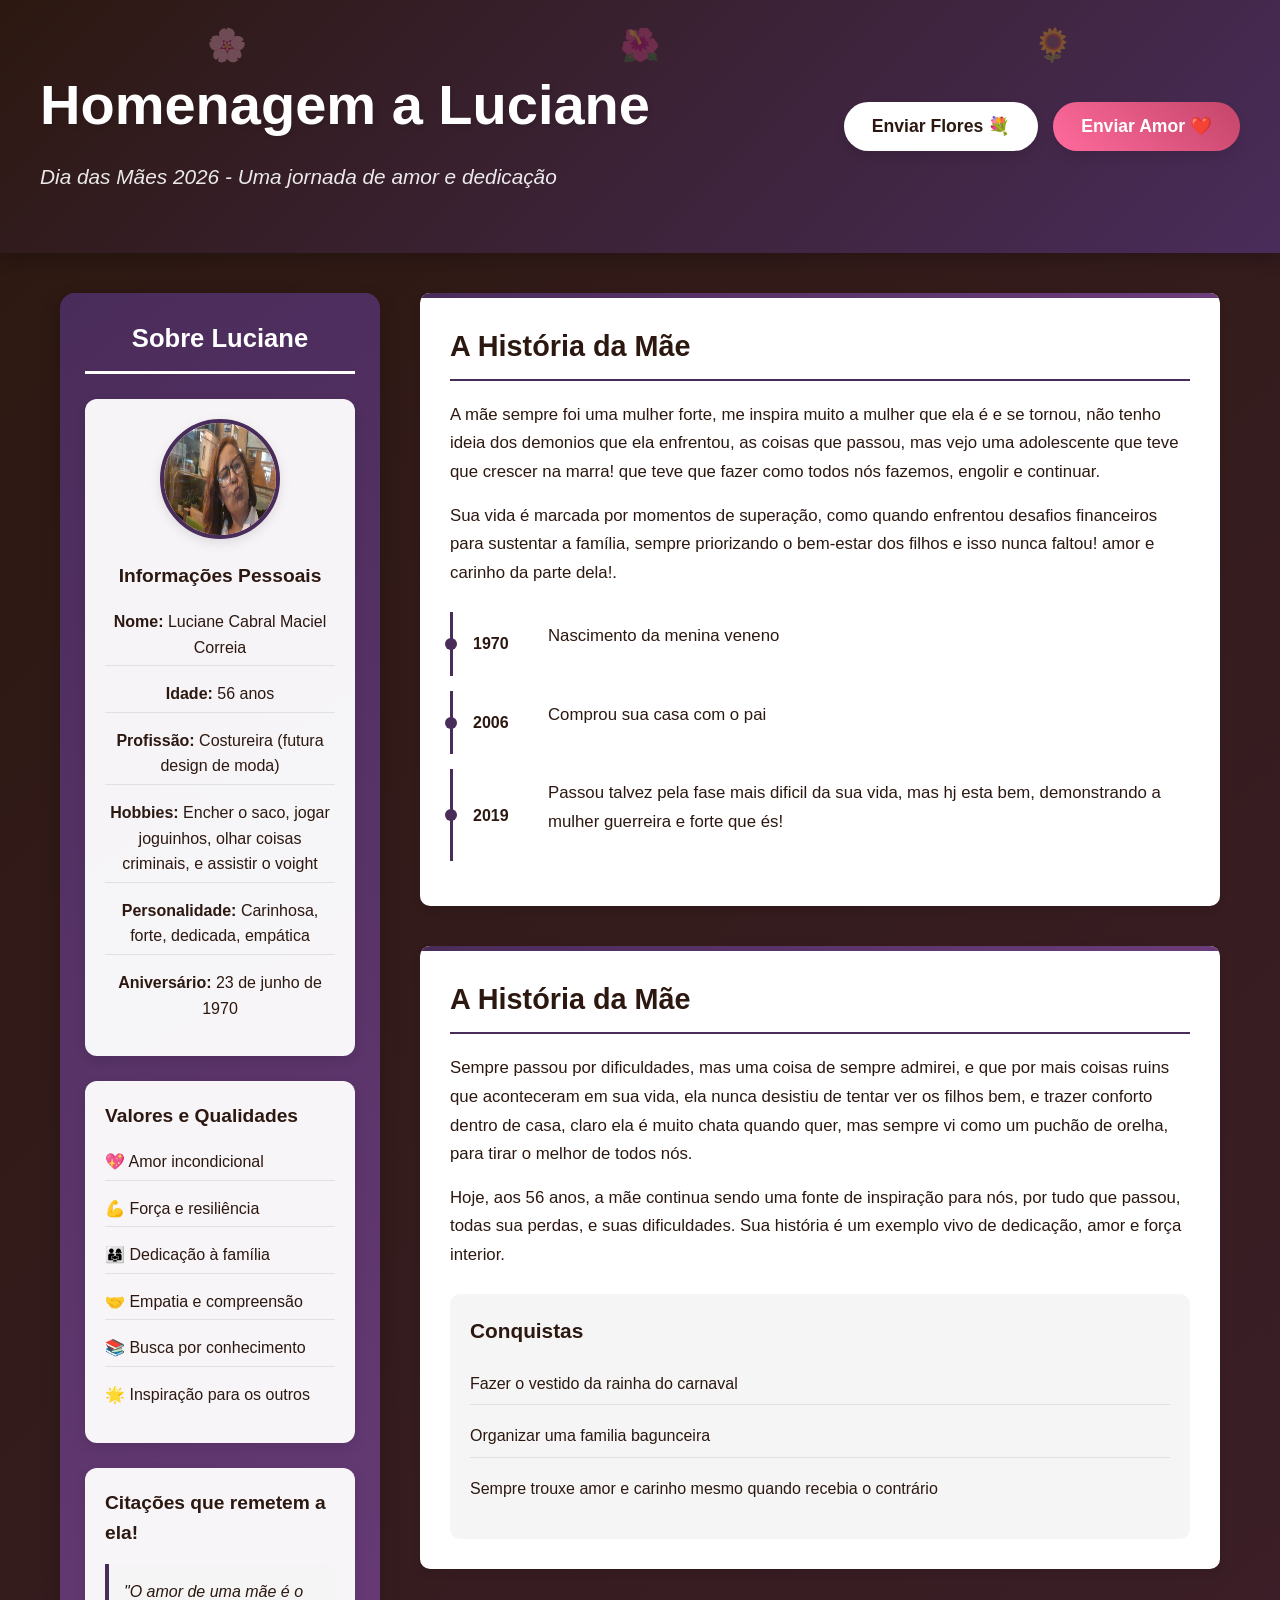
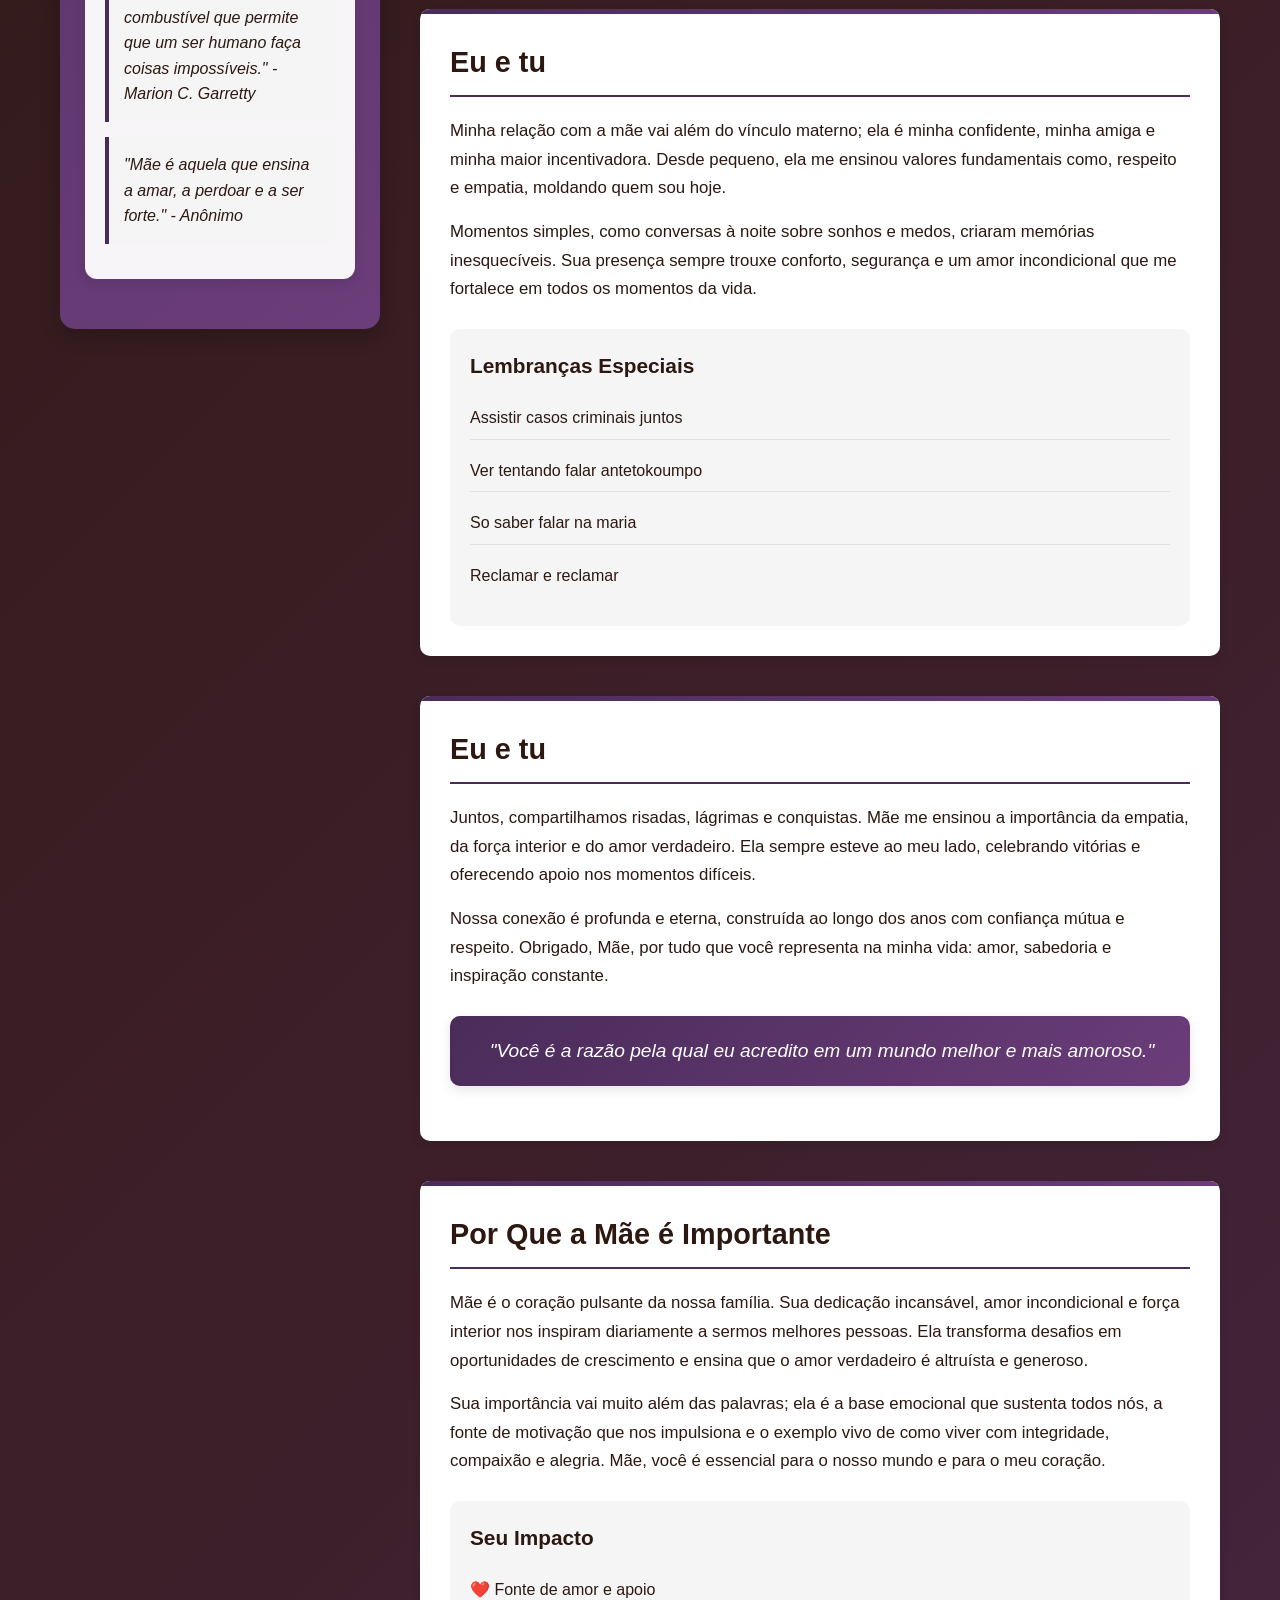
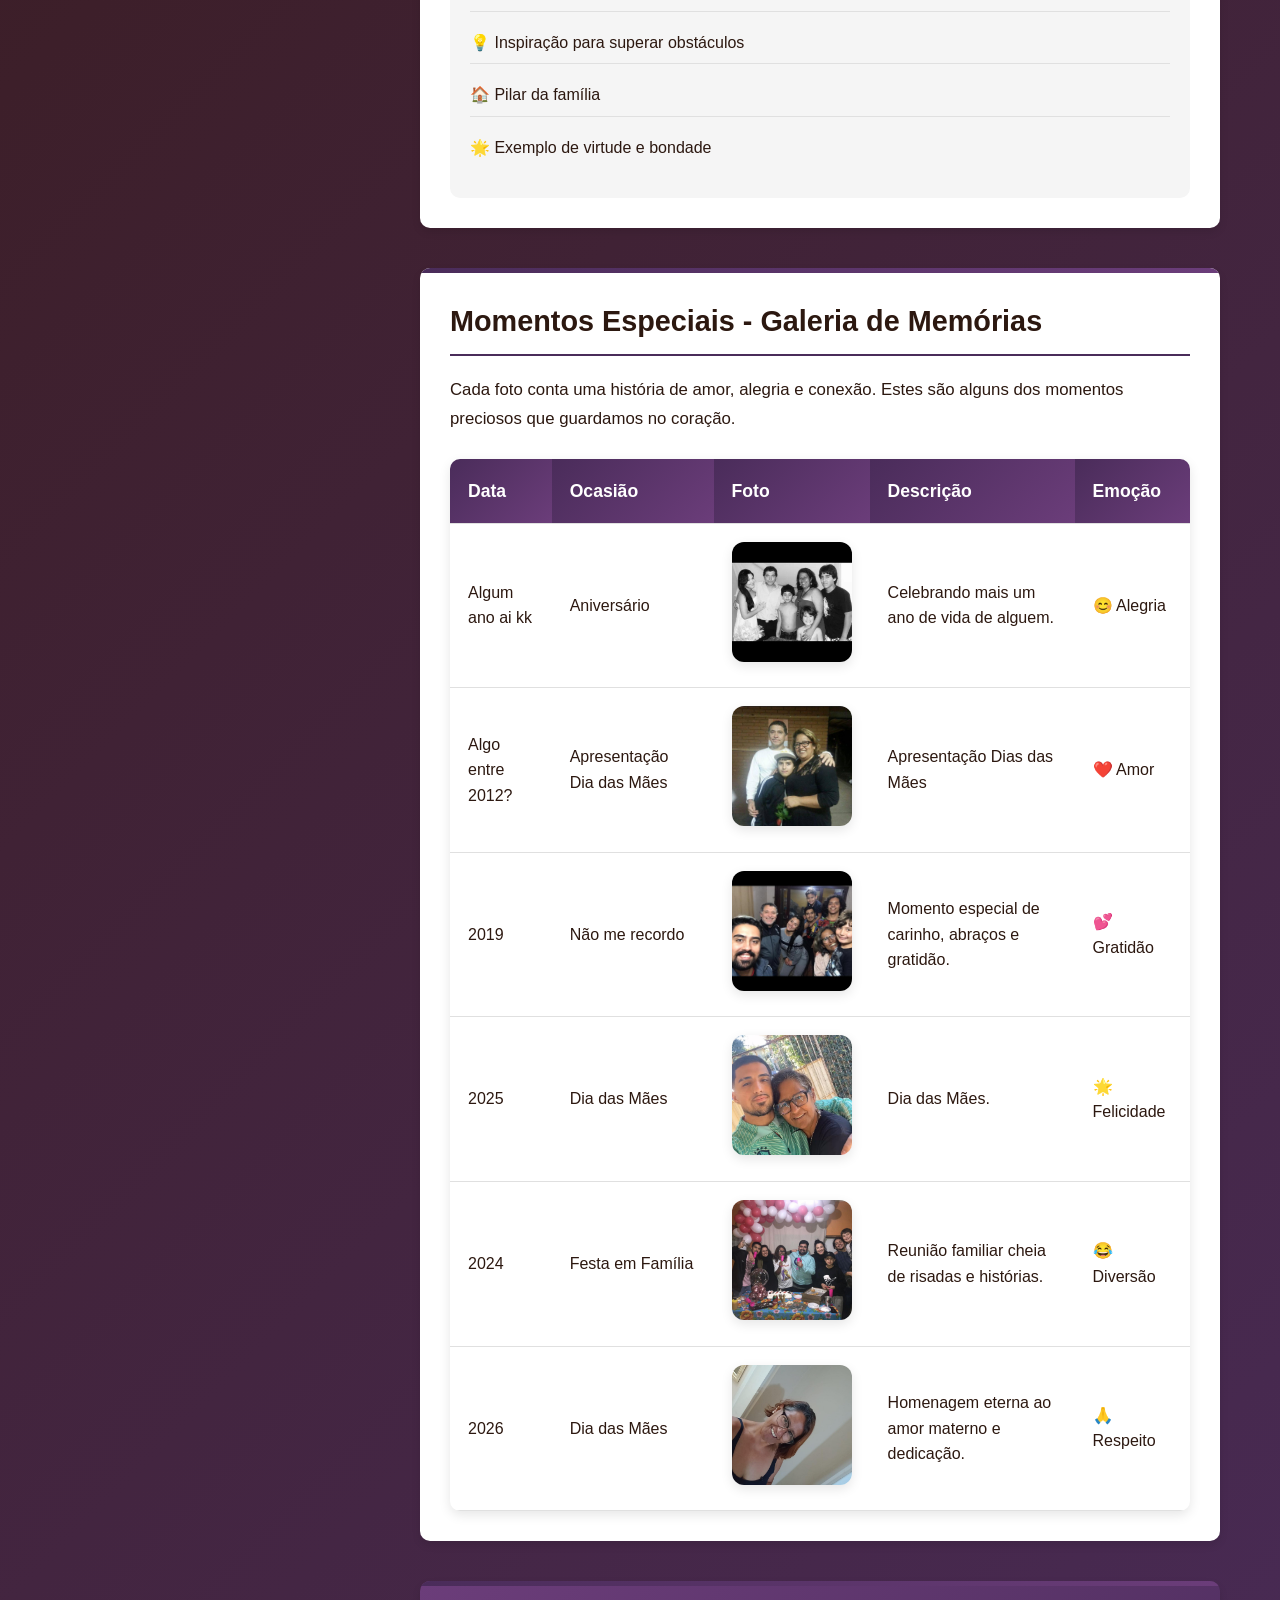
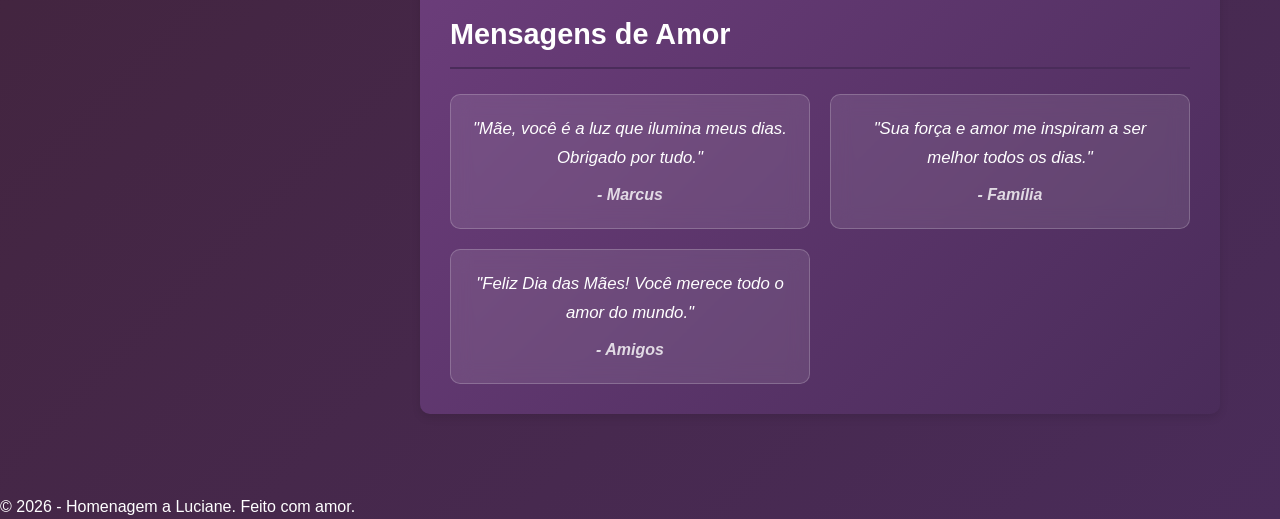
<file: index.html>
<!DOCTYPE html>
<html lang="pt-BR">
<head>
    <meta charset="UTF-8">
    <meta name="viewport" content="width=device-width, initial-scale=1.0">
    <title>Homenagem a Luciane - Dia das Mães</title>
    <link rel="stylesheet" href="style.css">
</head>
<body>
    <header class="site-header">
        <div class="header-content">
            <div class="header-text">
                <h1 class="site-title">Homenagem a Luciane</h1>
                <p class="site-subtitle">Dia das Mães 2026 - Uma jornada de amor e dedicação</p>
            </div>
            <div class="header-actions">
                <button id="flowerButton" class="flower-btn">Enviar Flores 💐</button>
                <button id="heartButton" class="heart-btn">Enviar Amor ❤️</button>
            </div>
        </div>
        <div class="header-decoration">
            <span class="decoration-flower">🌸</span>
            <span class="decoration-flower">🌺</span>
            <span class="decoration-flower">🌻</span>
        </div>
    </header>

    <main class="main-content">
        <aside class="info-aside">
            <h2>Sobre Luciane</h2>
            <div class="info-card profile">
                <img src="imagens/so ela 2.jpg" alt="Foto de Luciane" class="profile-img">
                <h3>Informações Pessoais</h3>
                <ul>
                    <li><strong>Nome:</strong> Luciane Cabral Maciel Correia</li>
                    <li><strong>Idade:</strong> 56 anos</li>
                    <li><strong>Profissão:</strong> Costureira (futura design de moda)</li>
                    <li><strong>Hobbies:</strong> Encher o saco, jogar joguinhos, olhar coisas criminais, e assistir o voight</li>
                    <li><strong>Personalidade:</strong> Carinhosa, forte, dedicada, empática</li>
                    <li><strong>Aniversário:</strong> 23 de junho de 1970</li>
                </ul>
            </div>
            <div class="info-card">
                <h3>Valores e Qualidades</h3>
                <ul>
                    <li>💖 Amor incondicional</li>
                    <li>💪 Força e resiliência</li>
                    <li>👨‍👩‍👧 Dedicação à família</li>
                    <li>🤝 Empatia e compreensão</li>
                    <li>📚 Busca por conhecimento</li>
                    <li>🌟 Inspiração para os outros</li>
                </ul>
            </div>
            <div class="info-card">
                <h3>Citações que remetem a ela!</h3>
                <blockquote>"O amor de uma mãe é o combustível que permite que um ser humano faça coisas impossíveis." - Marion C. Garretty</blockquote>
                <blockquote>"Mãe é aquela que ensina a amar, a perdoar e a ser forte." - Anônimo</blockquote>
            </div>
        </aside>

        <div class="content-sections">
            <section class="history-section">
                <h2>A História da Mãe</h2>
                <p>A mãe sempre foi uma mulher forte, me inspira muito a mulher que ela é e se tornou, não tenho ideia dos demonios que ela enfrentou, as coisas que passou, mas vejo uma adolescente que teve que crescer na marra! que teve que fazer como todos nós fazemos, engolir e continuar.</p>
                <p>Sua vida é marcada por momentos de superação, como quando enfrentou desafios financeiros para sustentar a família, sempre priorizando o bem-estar dos filhos e isso nunca faltou! amor e carinho da parte dela!.</p>
                <div class="timeline">
                    <div class="timeline-item">
                        <span class="timeline-year">1970</span>
                        <p>Nascimento da menina veneno</p>
                    </div>
                    <div class="timeline-item">
                        <span class="timeline-year">2006</span>
                        <p>Comprou sua casa com o pai</p>
                    </div>
                    <div class="timeline-item">
                        <span class="timeline-year">2019</span>
                        <p>Passou talvez pela fase mais dificil da sua vida, mas hj esta bem, demonstrando a mulher guerreira e forte que és!</p>
                    </div>
                </div>
            </section>

            <section class="history-section">
                <h2>A História da Mãe</h2>
                <p>Sempre passou por dificuldades, mas uma coisa de sempre admirei, e que por mais coisas ruins que aconteceram em sua vida, ela nunca desistiu de tentar ver os filhos bem, e trazer conforto dentro de casa, claro ela é muito chata quando quer, mas sempre vi como um puchão de orelha, para tirar o melhor de todos nós.</p>
                <p>Hoje, aos 56 anos, a mãe continua sendo uma fonte de inspiração para nós, por tudo que passou, todas sua perdas, e suas dificuldades. Sua história é um exemplo vivo de dedicação, amor e força interior.</p>
                <div class="achievements">
                    <h3>Conquistas</h3>
                    <ul>
                        <li> Fazer o vestido da rainha do carnaval</li>
                        <li> Organizar uma familia bagunceira</li>
                        <li> Sempre trouxe amor e carinho mesmo quando recebia o contrário</li>
                    </ul>
                </div>
            </section>

            <section class="relationship-section">
                <h2>Eu e tu</h2>
                <p>Minha relação com a mãe vai além do vínculo materno; ela é minha confidente, minha amiga e minha maior incentivadora. Desde pequeno, ela me ensinou valores fundamentais como, respeito e empatia, moldando quem sou hoje.</p>
                <p>Momentos simples, como conversas à noite sobre sonhos e medos, criaram memórias inesquecíveis. Sua presença sempre trouxe conforto, segurança e um amor incondicional que me fortalece em todos os momentos da vida.</p>
                <div class="memories">
                    <h3>Lembranças Especiais</h3>
                    <ul>
                        <li> Assistir casos criminais juntos</li>
                        <li> Ver tentando falar antetokoumpo</li>
                        <li> So saber falar na maria</li>
                        <li> Reclamar e reclamar</li>
                    </ul>
                </div>
            </section>

            <section class="relationship-section">
                <h2>Eu e tu</h2>
                <p>Juntos, compartilhamos risadas, lágrimas e conquistas. Mãe me ensinou a importância da empatia, da força interior e do amor verdadeiro. Ela sempre esteve ao meu lado, celebrando vitórias e oferecendo apoio nos momentos difíceis.</p>
                <p>Nossa conexão é profunda e eterna, construída ao longo dos anos com confiança mútua e respeito. Obrigado, Mãe, por tudo que você representa na minha vida: amor, sabedoria e inspiração constante.</p>
                <blockquote class="personal-quote">"Você é a razão pela qual eu acredito em um mundo melhor e mais amoroso."</blockquote>
            </section>

            <section class="importance-section">
                <h2>Por Que a Mãe é Importante</h2>
                <p>Mãe é o coração pulsante da nossa família. Sua dedicação incansável, amor incondicional e força interior nos inspiram diariamente a sermos melhores pessoas. Ela transforma desafios em oportunidades de crescimento e ensina que o amor verdadeiro é altruísta e generoso.</p>
                <p>Sua importância vai muito além das palavras; ela é a base emocional que sustenta todos nós, a fonte de motivação que nos impulsiona e o exemplo vivo de como viver com integridade, compaixão e alegria. Mãe, você é essencial para o nosso mundo e para o meu coração.</p>
                <div class="impact">
                    <h3>Seu Impacto</h3>
                    <ul>
                        <li>❤️ Fonte de amor e apoio</li>
                        <li>💡 Inspiração para superar obstáculos</li>
                        <li>🏠 Pilar da família</li>
                        <li>🌟 Exemplo de virtude e bondade</li>
                    </ul>
                </div>
            </section>

            <section class="photos-section">
                <h2>Momentos Especiais - Galeria de Memórias</h2>
                <p>Cada foto conta uma história de amor, alegria e conexão. Estes são alguns dos momentos preciosos que guardamos no coração.</p>
                <table class="photos-table">
                    <thead>
                        <tr>
                            <th>Data</th>
                            <th>Ocasião</th>
                            <th>Foto</th>
                            <th>Descrição</th>
                            <th>Emoção</th>
                        </tr>
                    </thead>
                    <tbody>
                        <tr>
                            <td data-label="Data">Algum ano ai kk</td>
                            <td data-label="Ocasião">Aniversário</td>
                            <td data-label="Foto"><img src="imagens/familia antiga.jpg" alt="Foto de aniversário 2012" class="photo-img"></td>
                            <td data-label="Descrição">Celebrando mais um ano de vida de alguem.</td>
                            <td data-label="Emoção">😊 Alegria</td>
                        </tr>
                        <tr>
                            <td data-label="Data">Algo entre 2012?</td>
                            <td data-label="Ocasião">Apresentação Dia das Mães</td>
                            <td data-label="Foto"><img src="imagens/escola.jpeg" alt="Foto de Apresentação 2012" class="photo-img"></td>
                            <td data-label="Descrição">Apresentação Dias das Mães</td>
                            <td data-label="Emoção">❤️ Amor</td>
                        </tr>
                        <tr>
                            <td data-label="Data">2019</td>
                            <td data-label="Ocasião">Não me recordo</td>
                            <td data-label="Foto"><img src="imagens/familia 2.jpg" alt="Foto do Dia das Mães 2019" class="photo-img"></td>
                            <td data-label="Descrição">Momento especial de carinho, abraços e gratidão.</td>
                            <td data-label="Emoção">💕 Gratidão</td>
                        </tr>
                        <tr>
                            <td data-label="Data">2025</td>
                            <td data-label="Ocasião">Dia das Mães</td>
                            <td data-label="Foto"><img src="imagens/brasil.jpeg" alt="Foto da viagem 2022" class="photo-img"></td>
                            <td data-label="Descrição">Dia das Mães.</td>
                            <td data-label="Emoção">🌟 Felicidade</td>
                        </tr>
                        <tr>
                            <td data-label="Data">2024</td>
                            <td data-label="Ocasião">Festa em Família</td>
                            <td data-label="Foto"><img src="imagens/familia 1.jpg" alt="Foto da festa em família 2025" class="photo-img"></td>
                            <td data-label="Descrição">Reunião familiar cheia de risadas e histórias.</td>
                            <td data-label="Emoção">😂 Diversão</td>
                        </tr>
                        <tr>
                            <td data-label="Data">2026</td>
                            <td data-label="Ocasião">Dia das Mães</td>
                            <td data-label="Foto"><img src="imagens/so ela 1.jpeg" alt="Foto do Dia das Mães 2026" class="photo-img"></td>
                            <td data-label="Descrição">Homenagem eterna ao amor materno e dedicação.</td>
                            <td data-label="Emoção">🙏 Respeito</td>
                        </tr>
                    </tbody>
                </table>
            </section>

            <section class="messages-section">
                <h2>Mensagens de Amor</h2>
                <div class="messages-grid">
                    <div class="message-card">
                        <p>"Mãe, você é a luz que ilumina meus dias. Obrigado por tudo."</p>
                        <cite>- Marcus</cite>
                    </div>
                    <div class="message-card">
                        <p>"Sua força e amor me inspiram a ser melhor todos os dias."</p>
                        <cite>- Família</cite>
                    </div>
                    <div class="message-card">
                        <p>"Feliz Dia das Mães! Você merece todo o amor do mundo."</p>
                        <cite>- Amigos</cite>
                    </div>
                </div>
            </section>
        </div>
    </main>

    <footer class="site-footer">
        <p>&copy; 2026 - Homenagem a Luciane. Feito com amor.</p>
    </footer>

    <div class="lightbox" id="photoLightbox">
        <span class="lightbox-close" id="closeLightbox">&times;</span>
        <img class="lightbox-content" id="lightboxImg">
        <div class="lightbox-caption" id="lightboxCaption"></div>
    </div>

    <script src="script.js"></script>
</body>
</html>
</file>
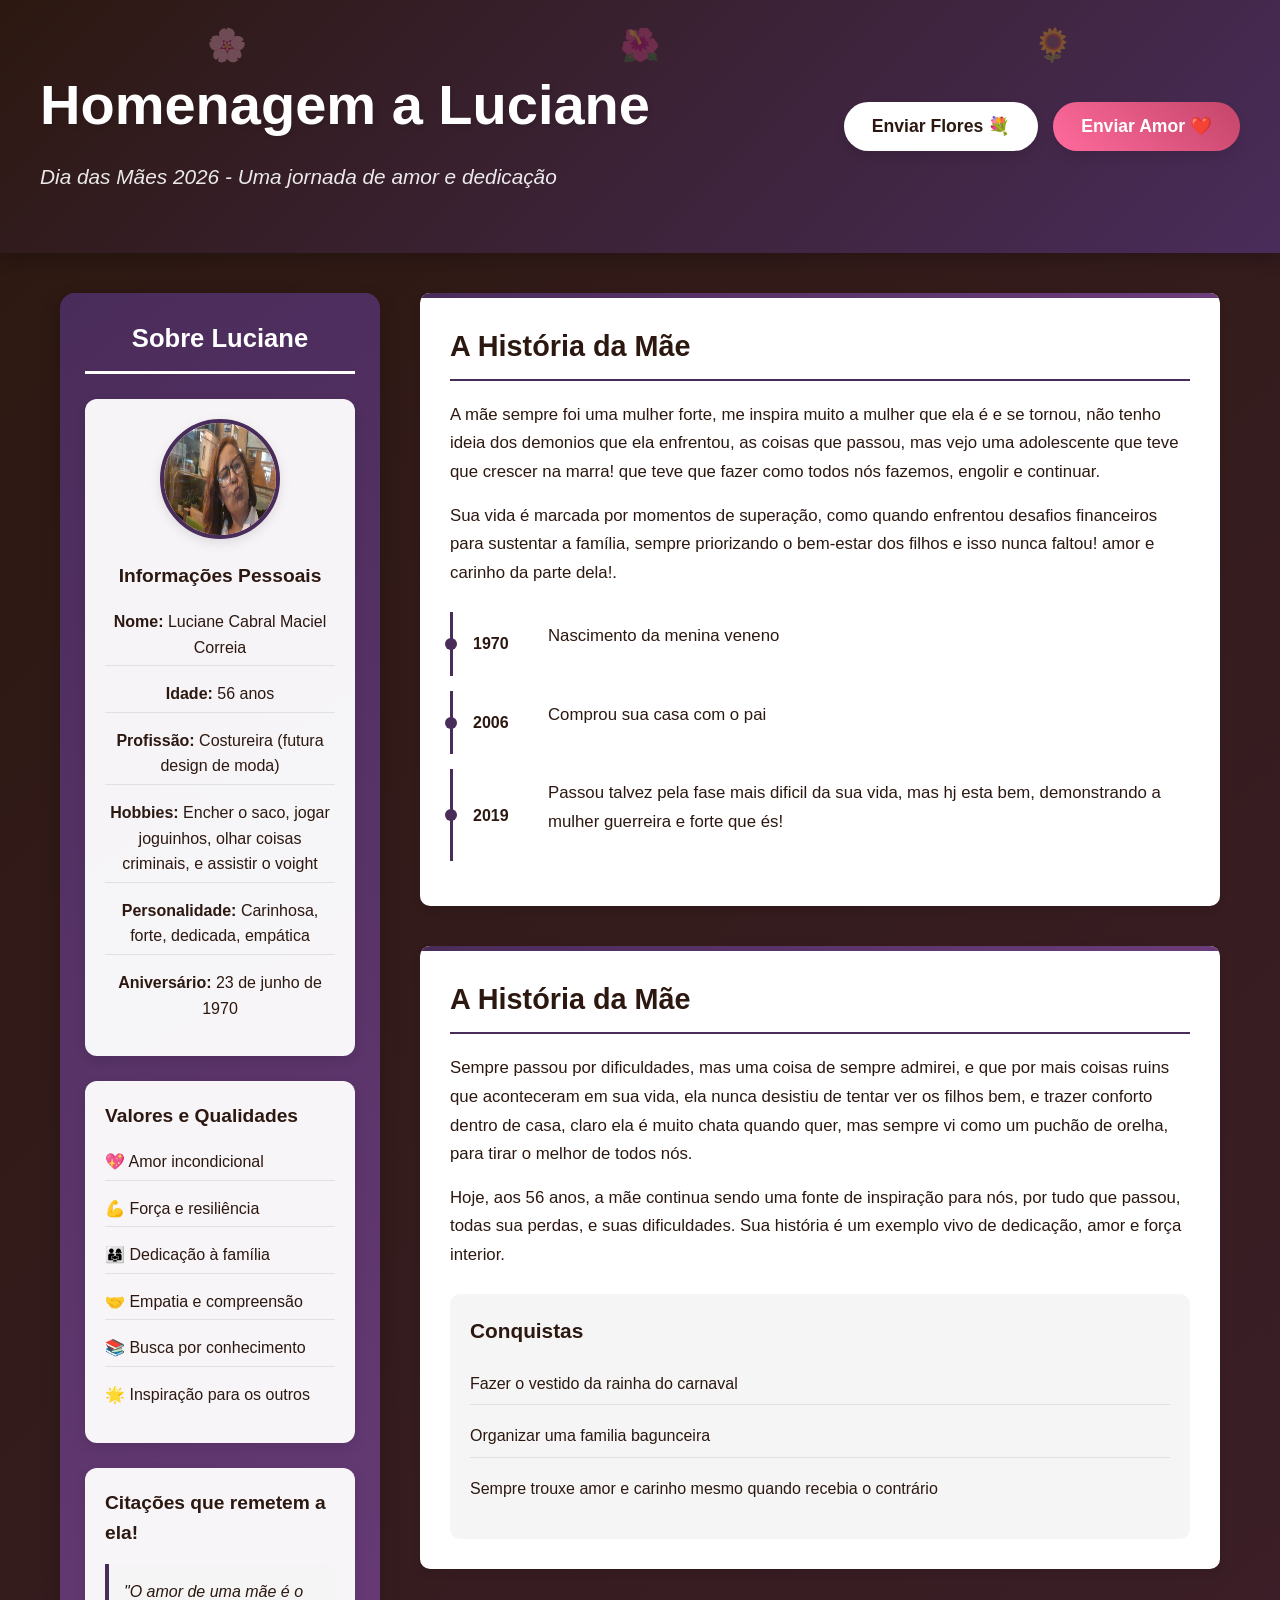
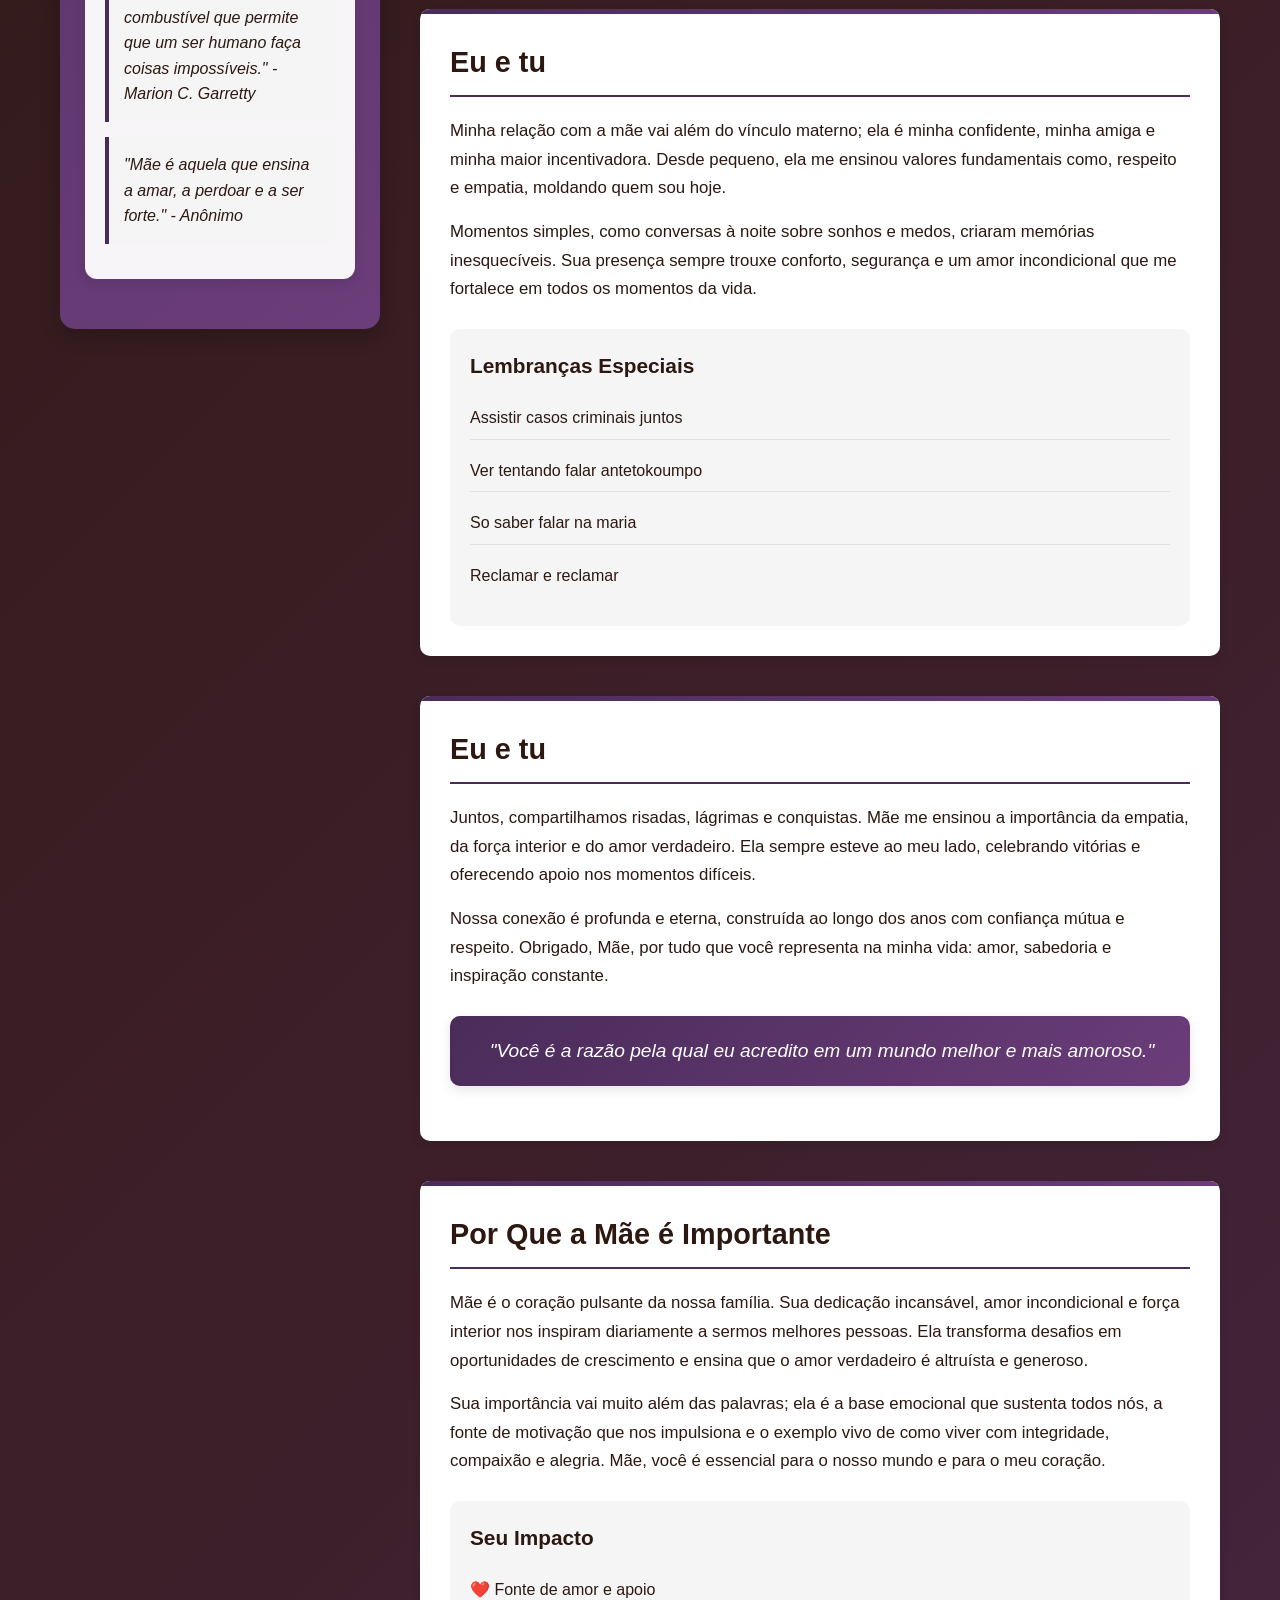
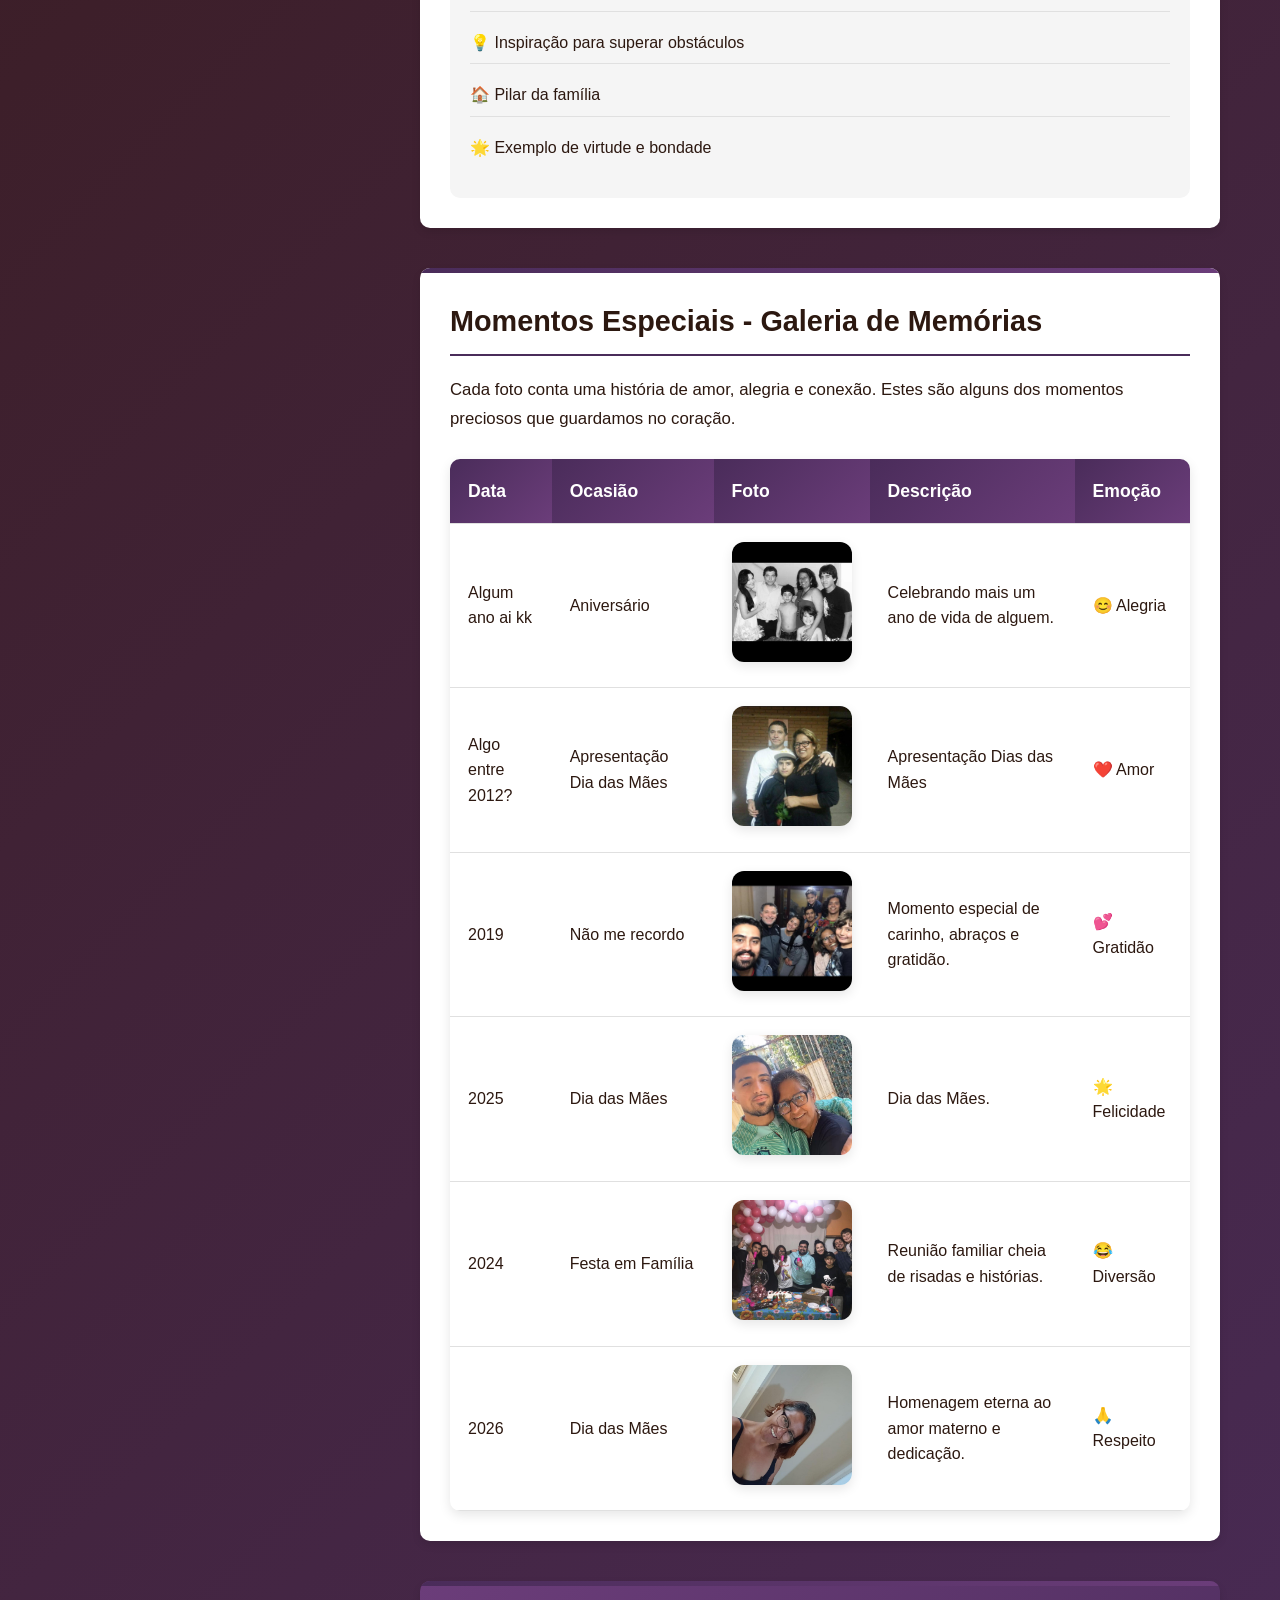
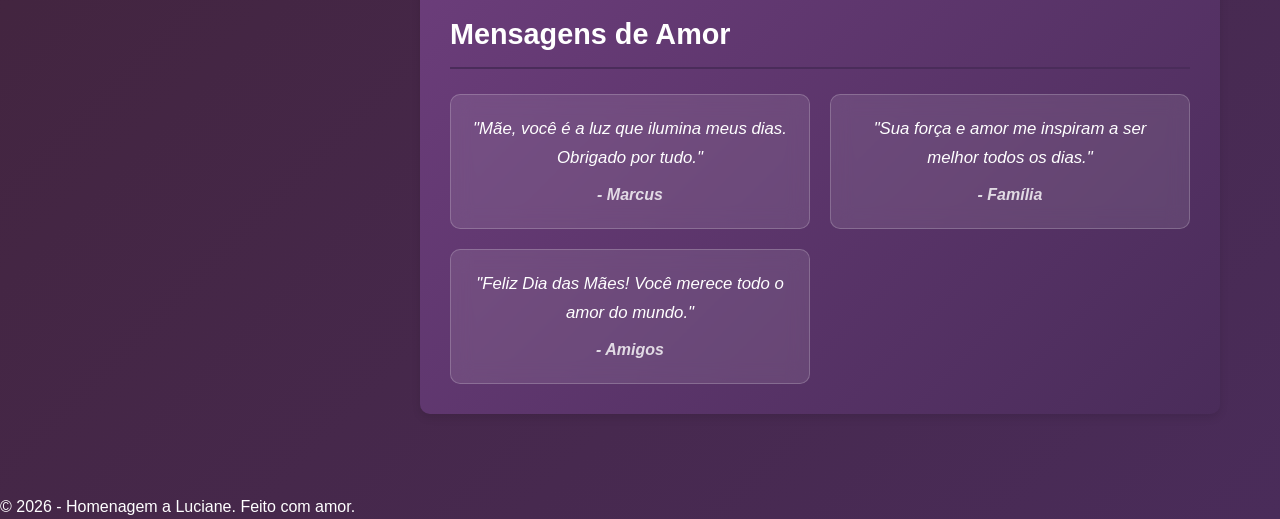
<file: mãe/index.html>
<!DOCTYPE html>
<html lang="pt-BR">
<head>
    <meta charset="UTF-8">
    <meta name="viewport" content="width=device-width, initial-scale=1.0">
    <title>Homenagem a Luciane - Dia das Mães</title>
    <link rel="stylesheet" href="style.css">
</head>
<body>
    <header class="site-header">
        <div class="header-content">
            <div class="header-text">
                <h1 class="site-title">Homenagem a Luciane</h1>
                <p class="site-subtitle">Dia das Mães 2026 - Uma jornada de amor e dedicação</p>
            </div>
            <div class="header-actions">
                <button id="flowerButton" class="flower-btn">Enviar Flores 💐</button>
                <button id="heartButton" class="heart-btn">Enviar Amor ❤️</button>
            </div>
        </div>
        <div class="header-decoration">
            <span class="decoration-flower">🌸</span>
            <span class="decoration-flower">🌺</span>
            <span class="decoration-flower">🌻</span>
        </div>
    </header>

    <main class="main-content">
        <aside class="info-aside">
            <h2>Sobre Luciane</h2>
            <div class="info-card profile">
                <img src="imagens/so ela 2.jpg" alt="Foto de Luciane" class="profile-img">
                <h3>Informações Pessoais</h3>
                <ul>
                    <li><strong>Nome:</strong> Luciane Cabral Maciel Correia</li>
                    <li><strong>Idade:</strong> 56 anos</li>
                    <li><strong>Profissão:</strong> Costureira (futura design de moda)</li>
                    <li><strong>Hobbies:</strong> Encher o saco, jogar joguinhos, olhar coisas criminais, e assistir o voight</li>
                    <li><strong>Personalidade:</strong> Carinhosa, forte, dedicada, empática</li>
                    <li><strong>Aniversário:</strong> 23 de junho de 1970</li>
                </ul>
            </div>
            <div class="info-card">
                <h3>Valores e Qualidades</h3>
                <ul>
                    <li>💖 Amor incondicional</li>
                    <li>💪 Força e resiliência</li>
                    <li>👨‍👩‍👧 Dedicação à família</li>
                    <li>🤝 Empatia e compreensão</li>
                    <li>📚 Busca por conhecimento</li>
                    <li>🌟 Inspiração para os outros</li>
                </ul>
            </div>
            <div class="info-card">
                <h3>Citações que remetem a ela!</h3>
                <blockquote>"O amor de uma mãe é o combustível que permite que um ser humano faça coisas impossíveis." - Marion C. Garretty</blockquote>
                <blockquote>"Mãe é aquela que ensina a amar, a perdoar e a ser forte." - Anônimo</blockquote>
            </div>
        </aside>

        <div class="content-sections">
            <section class="history-section">
                <h2>A História da Mãe</h2>
                <p>A mãe sempre foi uma mulher forte, me inspira muito a mulher que ela é e se tornou, não tenho ideia dos demonios que ela enfrentou, as coisas que passou, mas vejo uma adolescente que teve que crescer na marra! que teve que fazer como todos nós fazemos, engolir e continuar.</p>
                <p>Sua vida é marcada por momentos de superação, como quando enfrentou desafios financeiros para sustentar a família, sempre priorizando o bem-estar dos filhos e isso nunca faltou! amor e carinho da parte dela!.</p>
                <div class="timeline">
                    <div class="timeline-item">
                        <span class="timeline-year">1970</span>
                        <p>Nascimento da menina veneno</p>
                    </div>
                    <div class="timeline-item">
                        <span class="timeline-year">2006</span>
                        <p>Comprou sua casa com o pai</p>
                    </div>
                    <div class="timeline-item">
                        <span class="timeline-year">2019</span>
                        <p>Passou talvez pela fase mais dificil da sua vida, mas hj esta bem, demonstrando a mulher guerreira e forte que és!</p>
                    </div>
                </div>
            </section>

            <section class="history-section">
                <h2>A História da Mãe</h2>
                <p>Sempre passou por dificuldades, mas uma coisa de sempre admirei, e que por mais coisas ruins que aconteceram em sua vida, ela nunca desistiu de tentar ver os filhos bem, e trazer conforto dentro de casa, claro ela é muito chata quando quer, mas sempre vi como um puchão de orelha, para tirar o melhor de todos nós.</p>
                <p>Hoje, aos 56 anos, a mãe continua sendo uma fonte de inspiração para nós, por tudo que passou, todas sua perdas, e suas dificuldades. Sua história é um exemplo vivo de dedicação, amor e força interior.</p>
                <div class="achievements">
                    <h3>Conquistas</h3>
                    <ul>
                        <li> Fazer o vestido da rainha do carnaval</li>
                        <li> Organizar uma familia bagunceira</li>
                        <li> Sempre trouxe amor e carinho mesmo quando recebia o contrário</li>
                    </ul>
                </div>
            </section>

            <section class="relationship-section">
                <h2>Eu e tu</h2>
                <p>Minha relação com a mãe vai além do vínculo materno; ela é minha confidente, minha amiga e minha maior incentivadora. Desde pequeno, ela me ensinou valores fundamentais como, respeito e empatia, moldando quem sou hoje.</p>
                <p>Momentos simples, como conversas à noite sobre sonhos e medos, criaram memórias inesquecíveis. Sua presença sempre trouxe conforto, segurança e um amor incondicional que me fortalece em todos os momentos da vida.</p>
                <div class="memories">
                    <h3>Lembranças Especiais</h3>
                    <ul>
                        <li> Assistir casos criminais juntos</li>
                        <li> Ver tentando falar antetokoumpo</li>
                        <li> So saber falar na maria</li>
                        <li> Reclamar e reclamar</li>
                    </ul>
                </div>
            </section>

            <section class="relationship-section">
                <h2>Eu e tu</h2>
                <p>Juntos, compartilhamos risadas, lágrimas e conquistas. Mãe me ensinou a importância da empatia, da força interior e do amor verdadeiro. Ela sempre esteve ao meu lado, celebrando vitórias e oferecendo apoio nos momentos difíceis.</p>
                <p>Nossa conexão é profunda e eterna, construída ao longo dos anos com confiança mútua e respeito. Obrigado, Mãe, por tudo que você representa na minha vida: amor, sabedoria e inspiração constante.</p>
                <blockquote class="personal-quote">"Você é a razão pela qual eu acredito em um mundo melhor e mais amoroso."</blockquote>
            </section>

            <section class="importance-section">
                <h2>Por Que a Mãe é Importante</h2>
                <p>Mãe é o coração pulsante da nossa família. Sua dedicação incansável, amor incondicional e força interior nos inspiram diariamente a sermos melhores pessoas. Ela transforma desafios em oportunidades de crescimento e ensina que o amor verdadeiro é altruísta e generoso.</p>
                <p>Sua importância vai muito além das palavras; ela é a base emocional que sustenta todos nós, a fonte de motivação que nos impulsiona e o exemplo vivo de como viver com integridade, compaixão e alegria. Mãe, você é essencial para o nosso mundo e para o meu coração.</p>
                <div class="impact">
                    <h3>Seu Impacto</h3>
                    <ul>
                        <li>❤️ Fonte de amor e apoio</li>
                        <li>💡 Inspiração para superar obstáculos</li>
                        <li>🏠 Pilar da família</li>
                        <li>🌟 Exemplo de virtude e bondade</li>
                    </ul>
                </div>
            </section>

            <section class="photos-section">
                <h2>Momentos Especiais - Galeria de Memórias</h2>
                <p>Cada foto conta uma história de amor, alegria e conexão. Estes são alguns dos momentos preciosos que guardamos no coração.</p>
                <table class="photos-table">
                    <thead>
                        <tr>
                            <th>Data</th>
                            <th>Ocasião</th>
                            <th>Foto</th>
                            <th>Descrição</th>
                            <th>Emoção</th>
                        </tr>
                    </thead>
                    <tbody>
                        <tr>
                            <td>Algum ano ai kk</td>
                            <td>Aniversário</td>
                            <td><img src="imagens/familia antiga.jpg" alt="Foto de aniversário 2012" class="photo-img"></td>
                            <td>Celebrando mais um ano de vida de alguem.</td>
                            <td>😊 Alegria</td>
                        </tr>
                        <tr>
                            <td>Algo entre 2012?</td>
                            <td>Apresentação Dia das Mães</td>
                            <td><img src="imagens/escola.jpeg" alt="Foto de Apresentação 2012" class="photo-img"></td>
                            <td>Apresentação Dias das Mães</td>
                            <td>❤️ Amor</td>
                        </tr>
                        <tr>
                            <td>2019</td>
                            <td>Não me recordo</td>
                            <td><img src="imagens/familia 2.jpg" alt="Foto do Dia das Mães 2019" class="photo-img"></td>
                            <td>Momento especial de carinho, abraços e gratidão.</td>
                            <td>💕 Gratidão</td>
                        </tr>
                        <tr>
                            <td>2025</td>
                            <td>Dia das Mães</td>
                            <td><img src="imagens/brasil.jpeg" alt="Foto da viagem 2022" class="photo-img"></td>
                            <td>Dia das Mães.</td>
                            <td>🌟 Felicidade</td>
                        </tr>
                        <tr>
                            <td>2024</td>
                            <td>Festa em Família</td>
                            <td><img src="imagens/familia 1.jpg" alt="Foto da festa em família 2025" class="photo-img"></td>
                            <td>Reunião familiar cheia de risadas e histórias.</td>
                            <td>😂 Diversão</td>
                        </tr>
                        <tr>
                            <td>2026</td>
                            <td>Dia das Mães</td>
                            <td><img src="imagens/so ela 1.jpeg" alt="Foto do Dia das Mães 2026" class="photo-img"></td>
                            <td>Homenagem eterna ao amor materno e dedicação.</td>
                            <td>🙏 Respeito</td>
                        </tr>
                    </tbody>
                </table>
            </section>

            <section class="messages-section">
                <h2>Mensagens de Amor</h2>
                <div class="messages-grid">
                    <div class="message-card">
                        <p>"Mãe, você é a luz que ilumina meus dias. Obrigado por tudo."</p>
                        <cite>- Marcus</cite>
                    </div>
                    <div class="message-card">
                        <p>"Sua força e amor me inspiram a ser melhor todos os dias."</p>
                        <cite>- Família</cite>
                    </div>
                    <div class="message-card">
                        <p>"Feliz Dia das Mães! Você merece todo o amor do mundo."</p>
                        <cite>- Amigos</cite>
                    </div>
                </div>
            </section>
        </div>
    </main>

    <footer class="site-footer">
        <p>&copy; 2026 - Homenagem a Luciane. Feito com amor.</p>
    </footer>

    <div class="lightbox" id="photoLightbox">
        <span class="lightbox-close" id="closeLightbox">&times;</span>
        <img class="lightbox-content" id="lightboxImg">
        <div class="lightbox-caption" id="lightboxCaption"></div>
    </div>

    <script src="script.js"></script>
</body>
</html>
</file>
<file: style.css>
/* Reset e variáveis */
* {
    margin: 0;
    padding: 0;
    box-sizing: border-box;
}

:root {
    --purple-dark: #2c1810; /* Roxo meia-noite */
    --purple-medium: #3d1f2a;
    --purple-light: #4a2c5a;
    --purple-accent: #6b3d7a;
    --white: #ffffff;
    --gray-light: #f5f5f5;
    --gray-medium: #e0e0e0;
    --gray-dark: #333333;
    --shadow: rgba(0, 0, 0, 0.1);
    --shadow-strong: rgba(0, 0, 0, 0.2);
}

body {
    font-family: 'Segoe UI', Tahoma, Geneva, Verdana, sans-serif;
    background: linear-gradient(135deg, var(--purple-dark) 0%, var(--purple-medium) 50%, var(--purple-light) 100%);
    color: var(--white);
    line-height: 1.6;
    min-height: 100vh;
}

/* Header */
.site-header {
    background: linear-gradient(135deg, var(--purple-dark), var(--purple-light));
    padding: 60px 20px;
    text-align: center;
    box-shadow: 0 8px 16px var(--shadow-strong);
    position: relative;
    overflow: hidden;
}

.header-content {
    max-width: 1200px;
    margin: 0 auto;
    display: flex;
    justify-content: space-between;
    align-items: center;
    flex-wrap: wrap;
    gap: 20px;
}

.header-text {
    flex: 1;
    text-align: left;
}

.site-title {
    font-size: 3.5rem;
    margin-bottom: 10px;
    font-weight: bold;
    text-shadow: 2px 2px 4px var(--shadow);
}

.site-subtitle {
    font-size: 1.3rem;
    margin-bottom: 0;
    opacity: 0.9;
    font-style: italic;
}

.header-actions {
    display: flex;
    gap: 15px;
    flex-wrap: wrap;
}

.flower-btn, .heart-btn {
    background-color: var(--white);
    color: var(--purple-dark);
    border: none;
    padding: 14px 28px;
    font-size: 1.1rem;
    border-radius: 30px;
    cursor: pointer;
    transition: all 0.3s ease;
    box-shadow: 0 6px 12px var(--shadow);
    font-weight: bold;
}

.flower-btn:hover, .heart-btn:hover {
    transform: scale(1.05) translateY(-2px);
    box-shadow: 0 8px 16px var(--shadow-strong);
}

.heart-btn {
    background: linear-gradient(45deg, #ff6b9d, #c44569);
    color: var(--white);
}

.header-decoration {
    position: absolute;
    top: 20px;
    left: 20px;
    right: 20px;
    display: flex;
    justify-content: space-around;
    opacity: 0.3;
}

.decoration-flower {
    font-size: 2rem;
    animation: float 3s ease-in-out infinite;
}

.decoration-flower:nth-child(2) {
    animation-delay: 1s;
}

.decoration-flower:nth-child(3) {
    animation-delay: 2s;
}

@keyframes float {
    0%, 100% { transform: translateY(0); }
    50% { transform: translateY(-10px); }
}

/* Main content */
.main-content {
    display: flex;
    max-width: 1200px;
    margin: 40px auto;
    padding: 0 20px;
    gap: 40px;
}

/* Aside */
.info-aside {
    flex: 0 0 320px;
    background: linear-gradient(145deg, var(--purple-light), var(--purple-accent));
    padding: 25px;
    border-radius: 15px;
    box-shadow: 0 8px 20px var(--shadow-strong);
    position: sticky;
    top: 20px;
    height: fit-content;
}

.info-aside h2 {
    margin-bottom: 25px;
    font-size: 1.6rem;
    border-bottom: 3px solid var(--white);
    padding-bottom: 12px;
    text-align: center;
}

.info-card {
    margin-bottom: 25px;
    background: rgba(255, 255, 255, 0.95);
    color: var(--purple-dark);
    padding: 20px;
    border-radius: 12px;
    box-shadow: 0 4px 12px rgba(0, 0, 0, 0.1);
    transition: transform 0.3s ease;
}

.info-card:hover {
    transform: translateY(-3px);
}

.profile {
    text-align: center;
}

.profile-img {
    width: 120px;
    height: 120px;
    border-radius: 50%;
    margin-bottom: 15px;
    border: 4px solid var(--purple-light);
    box-shadow: 0 4px 12px var(--shadow);
}

.info-card h3 {
    margin-bottom: 12px;
    font-size: 1.2rem;
    color: var(--purple-dark);
}

.info-card ul {
    list-style-type: none;
}

.info-card li {
    margin-bottom: 10px;
    padding: 5px 0;
    border-bottom: 1px solid var(--gray-medium);
}

.info-card li:last-child {
    border-bottom: none;
}

blockquote {
    font-style: italic;
    margin: 15px 0;
    padding: 15px;
    background: var(--gray-light);
    border-left: 4px solid var(--purple-light);
    border-radius: 0 8px 8px 0;
}

/* Content sections */
.content-sections {
    flex: 1;
}

section {
    margin-bottom: 50px;
    background: rgba(255, 255, 255, 0.95);
    color: var(--purple-dark);
    padding: 35px;
    border-radius: 15px;
    box-shadow: 0 8px 25px var(--shadow-strong);
    transition: transform 0.3s ease, box-shadow 0.3s ease;
    position: relative;
    overflow: hidden;
}

section::before {
    content: '';
    position: absolute;
    top: 0;
    left: 0;
    width: 100%;
    height: 5px;
    background: linear-gradient(90deg, var(--purple-light), var(--purple-accent));
}

section:hover {
    transform: translateY(-5px);
    box-shadow: 0 12px 35px var(--shadow-strong);
}

section h2 {
    margin-bottom: 25px;
    font-size: 2rem;
    border-bottom: 3px solid var(--purple-light);
    padding-bottom: 12px;
    position: relative;
}

section p {
    margin-bottom: 18px;
    font-size: 1.05rem;
    line-height: 1.7;
}

/* Timeline */
.timeline {
    margin-top: 25px;
}

.timeline-item {
    display: flex;
    align-items: center;
    margin-bottom: 15px;
    padding: 10px 0;
    border-left: 3px solid var(--purple-light);
    padding-left: 20px;
    position: relative;
}

.timeline-item::before {
    content: '';
    position: absolute;
    left: -8px;
    top: 50%;
    transform: translateY(-50%);
    width: 12px;
    height: 12px;
    background: var(--purple-light);
    border-radius: 50%;
}

.timeline-year {
    font-weight: bold;
    color: var(--purple-dark);
    margin-right: 15px;
    min-width: 60px;
}

/* Achievements, Memories, Impact */
.achievements, .memories, .impact {
    margin-top: 25px;
    padding: 20px;
    background: var(--gray-light);
    border-radius: 10px;
}

.achievements h3, .memories h3, .impact h3 {
    margin-bottom: 15px;
    color: var(--purple-dark);
    font-size: 1.3rem;
}

.achievements ul, .memories ul, .impact ul {
    list-style-type: none;
    padding-left: 0;
}

.achievements li, .memories li, .impact li {
    margin-bottom: 10px;
    padding: 8px 0;
    border-bottom: 1px solid var(--gray-medium);
}

.achievements li:last-child, .memories li:last-child, .impact li:last-child {
    border-bottom: none;
}

/* Personal quote */
.personal-quote {
    font-style: italic;
    font-size: 1.2rem;
    margin: 25px 0;
    padding: 20px;
    background: linear-gradient(135deg, var(--purple-light), var(--purple-accent));
    color: var(--white);
    border-radius: 10px;
    text-align: center;
    box-shadow: 0 4px 12px var(--shadow);
}

/* Messages section */
.messages-section {
    background: linear-gradient(135deg, var(--purple-accent), var(--purple-light));
    color: var(--white);
}

.messages-grid {
    display: grid;
    grid-template-columns: repeat(auto-fit, minmax(250px, 1fr));
    gap: 20px;
    margin-top: 25px;
}

.message-card {
    background: rgba(255, 255, 255, 0.1);
    padding: 20px;
    border-radius: 10px;
    text-align: center;
    backdrop-filter: blur(10px);
    border: 1px solid rgba(255, 255, 255, 0.2);
}

.message-card p {
    font-style: italic;
    margin-bottom: 10px;
}

.message-card cite {
    font-weight: bold;
    opacity: 0.8;
}

/* Content sections */
.content-sections {
    flex: 1;
}

section {
    margin-bottom: 40px;
    background-color: var(--white);
    color: var(--purple-dark);
    padding: 30px;
    border-radius: 10px;
    box-shadow: 0 4px 8px var(--shadow);
}

section h2 {
    margin-bottom: 20px;
    font-size: 1.8rem;
    border-bottom: 2px solid var(--purple-light);
    padding-bottom: 10px;
}

section p {
    margin-bottom: 15px;
}

/* Photos table */
.photos-table {
    width: 100%;
    border-collapse: collapse;
    margin-top: 25px;
    border-radius: 10px;
    overflow: hidden;
    box-shadow: 0 4px 12px var(--shadow);
}

.photos-table th,
.photos-table td {
    padding: 18px;
    text-align: left;
    border-bottom: 1px solid var(--gray-medium);
}

.photos-table th {
    background: linear-gradient(135deg, var(--purple-light), var(--purple-accent));
    color: var(--white);
    font-weight: bold;
    font-size: 1.1rem;
}

.photos-table tr:hover {
    background: rgba(74, 44, 90, 0.05);
}

.photo-img {
    width: 120px;
    height: 120px;
    object-fit: cover;
    border-radius: 12px;
    box-shadow: 0 4px 12px var(--shadow);
    transition: transform 0.3s ease, box-shadow 0.3s ease;
    cursor: pointer;
}

.photo-img:hover {
    transform: scale(1.05);
    box-shadow: 0 6px 20px var(--shadow-strong);
}

/* Lightbox */
.lightbox {
    display: none;
    position: fixed;
    z-index: 1000;
    left: 0;
    top: 0;
    width: 100%;
    height: 100%;
    background-color: rgba(0, 0, 0, 0.9);
    align-items: center;
    justify-content: center;
}

.lightbox.show {
    display: flex;
}

.lightbox-content {
    max-width: 90%;
    max-height: 80%;
    border-radius: 8px;
    box-shadow: 0 8px 32px rgba(0, 0, 0, 0.5);
}

.lightbox-close {
    position: absolute;
    top: 20px;
    right: 30px;
    color: #fff;
    font-size: 40px;
    font-weight: bold;
    cursor: pointer;
    transition: color 0.3s ease;
}

.lightbox-close:hover {
    color: #ccc;
}

.lightbox-caption {
    position: absolute;
    bottom: 20px;
    left: 50%;
    transform: translateX(-50%);
    color: #fff;
    text-align: center;
    background: rgba(0, 0, 0, 0.7);
    padding: 10px 20px;
    border-radius: 20px;
    font-size: 1.1rem;
}

/* Responsividade */
@media (max-width: 1024px) {
    .main-content {
        gap: 30px;
    }

    .info-aside {
        flex: 0 0 280px;
    }

    .site-title {
        font-size: 2.8rem;
    }
}

@media (max-width: 768px) {
    .main-content {
        flex-direction: column;
    }

    .info-aside {
        flex: none;
        margin-bottom: 30px;
        position: static;
    }

    .header-content {
        flex-direction: column;
        text-align: center;
    }

    .header-text {
        text-align: center;
    }

    .site-title {
        font-size: 2.2rem;
    }

    .site-subtitle {
        font-size: 1.1rem;
    }

    .header-actions {
        justify-content: center;
    }

    section {
        padding: 25px;
    }

    section h2 {
        font-size: 1.6rem;
    }

    .photos-table th,
    .photos-table td {
        padding: 12px;
        font-size: 0.9rem;
    }

    .photo-img {
        width: 80px;
        height: 80px;
    }

    .messages-grid {
        grid-template-columns: 1fr;
    }
}

@media (max-width: 480px) {
    body {
        padding: 0 10px;
    }

    .site-header {
        padding: 30px 15px;
    }

    .site-title {
        font-size: 1.8rem;
    }

    .site-subtitle {
        font-size: 1rem;
    }

    .flower-btn, .heart-btn {
        padding: 12px 20px;
        font-size: 0.95rem;
    }

    section h2 {
        font-size: 1.4rem;
    }

    section {
        padding: 20px 15px;
    }

    .timeline-item {
        flex-direction: column;
        align-items: flex-start;
        padding-left: 15px;
    }

    .timeline-year {
        margin-bottom: 5px;
        min-width: auto;
    }

    .photos-table {
        font-size: 0.85rem;
        overflow-x: auto;
        display: block;
        width: 100%;
    }

    .photos-table thead,
    .photos-table tbody,
    .photos-table tr,
    .photos-table th,
    .photos-table td {
        display: block;
        width: 100%;
    }

    .photos-table tr {
        margin-bottom: 20px;
        border: 1px solid var(--gray-medium);
        border-radius: 8px;
        overflow: hidden;
    }

    .photos-table th {
        display: none;
    }

    .photos-table td {
        padding: 12px 15px;
        border: none;
        border-bottom: 1px solid var(--gray-medium);
    }

    .photos-table td:last-child {
        border-bottom: none;
    }

    .photos-table td::before {
        content: attr(data-label);
        display: block;
        font-weight: bold;
        color: var(--purple-dark);
        margin-bottom: 5px;
        font-size: 0.9rem;
    }

    .photos-table td[data-label]::before {
        content: attr(data-label);
        font-weight: bold;
        display: inline-block;
        width: 80px;
    }

    .photo-img {
        width: 80px;
        height: 80px;
    }

    .header-decoration {
        display: none;
    }
}
</file>
<file: mãe/style.css>
/* Reset e variáveis */
* {
    margin: 0;
    padding: 0;
    box-sizing: border-box;
}

:root {
    --purple-dark: #2c1810; /* Roxo meia-noite */
    --purple-medium: #3d1f2a;
    --purple-light: #4a2c5a;
    --purple-accent: #6b3d7a;
    --white: #ffffff;
    --gray-light: #f5f5f5;
    --gray-medium: #e0e0e0;
    --gray-dark: #333333;
    --shadow: rgba(0, 0, 0, 0.1);
    --shadow-strong: rgba(0, 0, 0, 0.2);
}

body {
    font-family: 'Segoe UI', Tahoma, Geneva, Verdana, sans-serif;
    background: linear-gradient(135deg, var(--purple-dark) 0%, var(--purple-medium) 50%, var(--purple-light) 100%);
    color: var(--white);
    line-height: 1.6;
    min-height: 100vh;
}

/* Header */
.site-header {
    background: linear-gradient(135deg, var(--purple-dark), var(--purple-light));
    padding: 60px 20px;
    text-align: center;
    box-shadow: 0 8px 16px var(--shadow-strong);
    position: relative;
    overflow: hidden;
}

.header-content {
    max-width: 1200px;
    margin: 0 auto;
    display: flex;
    justify-content: space-between;
    align-items: center;
    flex-wrap: wrap;
    gap: 20px;
}

.header-text {
    flex: 1;
    text-align: left;
}

.site-title {
    font-size: 3.5rem;
    margin-bottom: 10px;
    font-weight: bold;
    text-shadow: 2px 2px 4px var(--shadow);
}

.site-subtitle {
    font-size: 1.3rem;
    margin-bottom: 0;
    opacity: 0.9;
    font-style: italic;
}

.header-actions {
    display: flex;
    gap: 15px;
    flex-wrap: wrap;
}

.flower-btn, .heart-btn {
    background-color: var(--white);
    color: var(--purple-dark);
    border: none;
    padding: 14px 28px;
    font-size: 1.1rem;
    border-radius: 30px;
    cursor: pointer;
    transition: all 0.3s ease;
    box-shadow: 0 6px 12px var(--shadow);
    font-weight: bold;
}

.flower-btn:hover, .heart-btn:hover {
    transform: scale(1.05) translateY(-2px);
    box-shadow: 0 8px 16px var(--shadow-strong);
}

.heart-btn {
    background: linear-gradient(45deg, #ff6b9d, #c44569);
    color: var(--white);
}

.header-decoration {
    position: absolute;
    top: 20px;
    left: 20px;
    right: 20px;
    display: flex;
    justify-content: space-around;
    opacity: 0.3;
}

.decoration-flower {
    font-size: 2rem;
    animation: float 3s ease-in-out infinite;
}

.decoration-flower:nth-child(2) {
    animation-delay: 1s;
}

.decoration-flower:nth-child(3) {
    animation-delay: 2s;
}

@keyframes float {
    0%, 100% { transform: translateY(0); }
    50% { transform: translateY(-10px); }
}

/* Main content */
.main-content {
    display: flex;
    max-width: 1200px;
    margin: 40px auto;
    padding: 0 20px;
    gap: 40px;
}

/* Aside */
.info-aside {
    flex: 0 0 320px;
    background: linear-gradient(145deg, var(--purple-light), var(--purple-accent));
    padding: 25px;
    border-radius: 15px;
    box-shadow: 0 8px 20px var(--shadow-strong);
    position: sticky;
    top: 20px;
    height: fit-content;
}

.info-aside h2 {
    margin-bottom: 25px;
    font-size: 1.6rem;
    border-bottom: 3px solid var(--white);
    padding-bottom: 12px;
    text-align: center;
}

.info-card {
    margin-bottom: 25px;
    background: rgba(255, 255, 255, 0.95);
    color: var(--purple-dark);
    padding: 20px;
    border-radius: 12px;
    box-shadow: 0 4px 12px rgba(0, 0, 0, 0.1);
    transition: transform 0.3s ease;
}

.info-card:hover {
    transform: translateY(-3px);
}

.profile {
    text-align: center;
}

.profile-img {
    width: 120px;
    height: 120px;
    border-radius: 50%;
    margin-bottom: 15px;
    border: 4px solid var(--purple-light);
    box-shadow: 0 4px 12px var(--shadow);
}

.info-card h3 {
    margin-bottom: 12px;
    font-size: 1.2rem;
    color: var(--purple-dark);
}

.info-card ul {
    list-style-type: none;
}

.info-card li {
    margin-bottom: 10px;
    padding: 5px 0;
    border-bottom: 1px solid var(--gray-medium);
}

.info-card li:last-child {
    border-bottom: none;
}

blockquote {
    font-style: italic;
    margin: 15px 0;
    padding: 15px;
    background: var(--gray-light);
    border-left: 4px solid var(--purple-light);
    border-radius: 0 8px 8px 0;
}

/* Content sections */
.content-sections {
    flex: 1;
}

section {
    margin-bottom: 50px;
    background: rgba(255, 255, 255, 0.95);
    color: var(--purple-dark);
    padding: 35px;
    border-radius: 15px;
    box-shadow: 0 8px 25px var(--shadow-strong);
    transition: transform 0.3s ease, box-shadow 0.3s ease;
    position: relative;
    overflow: hidden;
}

section::before {
    content: '';
    position: absolute;
    top: 0;
    left: 0;
    width: 100%;
    height: 5px;
    background: linear-gradient(90deg, var(--purple-light), var(--purple-accent));
}

section:hover {
    transform: translateY(-5px);
    box-shadow: 0 12px 35px var(--shadow-strong);
}

section h2 {
    margin-bottom: 25px;
    font-size: 2rem;
    border-bottom: 3px solid var(--purple-light);
    padding-bottom: 12px;
    position: relative;
}

section p {
    margin-bottom: 18px;
    font-size: 1.05rem;
    line-height: 1.7;
}

/* Timeline */
.timeline {
    margin-top: 25px;
}

.timeline-item {
    display: flex;
    align-items: center;
    margin-bottom: 15px;
    padding: 10px 0;
    border-left: 3px solid var(--purple-light);
    padding-left: 20px;
    position: relative;
}

.timeline-item::before {
    content: '';
    position: absolute;
    left: -8px;
    top: 50%;
    transform: translateY(-50%);
    width: 12px;
    height: 12px;
    background: var(--purple-light);
    border-radius: 50%;
}

.timeline-year {
    font-weight: bold;
    color: var(--purple-dark);
    margin-right: 15px;
    min-width: 60px;
}

/* Achievements, Memories, Impact */
.achievements, .memories, .impact {
    margin-top: 25px;
    padding: 20px;
    background: var(--gray-light);
    border-radius: 10px;
}

.achievements h3, .memories h3, .impact h3 {
    margin-bottom: 15px;
    color: var(--purple-dark);
    font-size: 1.3rem;
}

.achievements ul, .memories ul, .impact ul {
    list-style-type: none;
    padding-left: 0;
}

.achievements li, .memories li, .impact li {
    margin-bottom: 10px;
    padding: 8px 0;
    border-bottom: 1px solid var(--gray-medium);
}

.achievements li:last-child, .memories li:last-child, .impact li:last-child {
    border-bottom: none;
}

/* Personal quote */
.personal-quote {
    font-style: italic;
    font-size: 1.2rem;
    margin: 25px 0;
    padding: 20px;
    background: linear-gradient(135deg, var(--purple-light), var(--purple-accent));
    color: var(--white);
    border-radius: 10px;
    text-align: center;
    box-shadow: 0 4px 12px var(--shadow);
}

/* Messages section */
.messages-section {
    background: linear-gradient(135deg, var(--purple-accent), var(--purple-light));
    color: var(--white);
}

.messages-grid {
    display: grid;
    grid-template-columns: repeat(auto-fit, minmax(250px, 1fr));
    gap: 20px;
    margin-top: 25px;
}

.message-card {
    background: rgba(255, 255, 255, 0.1);
    padding: 20px;
    border-radius: 10px;
    text-align: center;
    backdrop-filter: blur(10px);
    border: 1px solid rgba(255, 255, 255, 0.2);
}

.message-card p {
    font-style: italic;
    margin-bottom: 10px;
}

.message-card cite {
    font-weight: bold;
    opacity: 0.8;
}

/* Content sections */
.content-sections {
    flex: 1;
}

section {
    margin-bottom: 40px;
    background-color: var(--white);
    color: var(--purple-dark);
    padding: 30px;
    border-radius: 10px;
    box-shadow: 0 4px 8px var(--shadow);
}

section h2 {
    margin-bottom: 20px;
    font-size: 1.8rem;
    border-bottom: 2px solid var(--purple-light);
    padding-bottom: 10px;
}

section p {
    margin-bottom: 15px;
}

/* Photos table */
.photos-table {
    width: 100%;
    border-collapse: collapse;
    margin-top: 25px;
    border-radius: 10px;
    overflow: hidden;
    box-shadow: 0 4px 12px var(--shadow);
}

.photos-table th,
.photos-table td {
    padding: 18px;
    text-align: left;
    border-bottom: 1px solid var(--gray-medium);
}

.photos-table th {
    background: linear-gradient(135deg, var(--purple-light), var(--purple-accent));
    color: var(--white);
    font-weight: bold;
    font-size: 1.1rem;
}

.photos-table tr:hover {
    background: rgba(74, 44, 90, 0.05);
}

.photo-img {
    width: 120px;
    height: 120px;
    object-fit: cover;
    border-radius: 12px;
    box-shadow: 0 4px 12px var(--shadow);
    transition: transform 0.3s ease, box-shadow 0.3s ease;
    cursor: pointer;
}

.photo-img:hover {
    transform: scale(1.05);
    box-shadow: 0 6px 20px var(--shadow-strong);
}

/* Lightbox */
.lightbox {
    display: none;
    position: fixed;
    z-index: 1000;
    left: 0;
    top: 0;
    width: 100%;
    height: 100%;
    background-color: rgba(0, 0, 0, 0.9);
    align-items: center;
    justify-content: center;
}

.lightbox.show {
    display: flex;
}

.lightbox-content {
    max-width: 90%;
    max-height: 80%;
    border-radius: 8px;
    box-shadow: 0 8px 32px rgba(0, 0, 0, 0.5);
}

.lightbox-close {
    position: absolute;
    top: 20px;
    right: 30px;
    color: #fff;
    font-size: 40px;
    font-weight: bold;
    cursor: pointer;
    transition: color 0.3s ease;
}

.lightbox-close:hover {
    color: #ccc;
}

.lightbox-caption {
    position: absolute;
    bottom: 20px;
    left: 50%;
    transform: translateX(-50%);
    color: #fff;
    text-align: center;
    background: rgba(0, 0, 0, 0.7);
    padding: 10px 20px;
    border-radius: 20px;
    font-size: 1.1rem;
}

/* Responsividade */
@media (max-width: 1024px) {
    .main-content {
        gap: 30px;
    }

    .info-aside {
        flex: 0 0 280px;
    }

    .site-title {
        font-size: 2.8rem;
    }
}

@media (max-width: 768px) {
    .main-content {
        flex-direction: column;
    }

    .info-aside {
        flex: none;
        margin-bottom: 30px;
        position: static;
    }

    .header-content {
        flex-direction: column;
        text-align: center;
    }

    .header-text {
        text-align: center;
    }

    .site-title {
        font-size: 2.2rem;
    }

    .site-subtitle {
        font-size: 1.1rem;
    }

    .header-actions {
        justify-content: center;
    }

    section {
        padding: 25px;
    }

    section h2 {
        font-size: 1.6rem;
    }

    .photos-table th,
    .photos-table td {
        padding: 12px;
        font-size: 0.9rem;
    }

    .photo-img {
        width: 80px;
        height: 80px;
    }

    .messages-grid {
        grid-template-columns: 1fr;
    }
}

@media (max-width: 480px) {
    body {
        padding: 0 10px;
    }

    .site-header {
        padding: 30px 15px;
    }

    .site-title {
        font-size: 1.8rem;
    }

    .site-subtitle {
        font-size: 1rem;
    }

    .flower-btn, .heart-btn {
        padding: 12px 20px;
        font-size: 0.95rem;
    }

    section h2 {
        font-size: 1.4rem;
    }

    .timeline-item {
        flex-direction: column;
        align-items: flex-start;
        padding-left: 15px;
    }

    .timeline-year {
        margin-bottom: 5px;
        min-width: auto;
    }

    .photos-table {
        font-size: 0.8rem;
    }

    .photo-img {
        width: 60px;
        height: 60px;
    }

    .header-decoration {
        display: none;
    }
}
</file>
